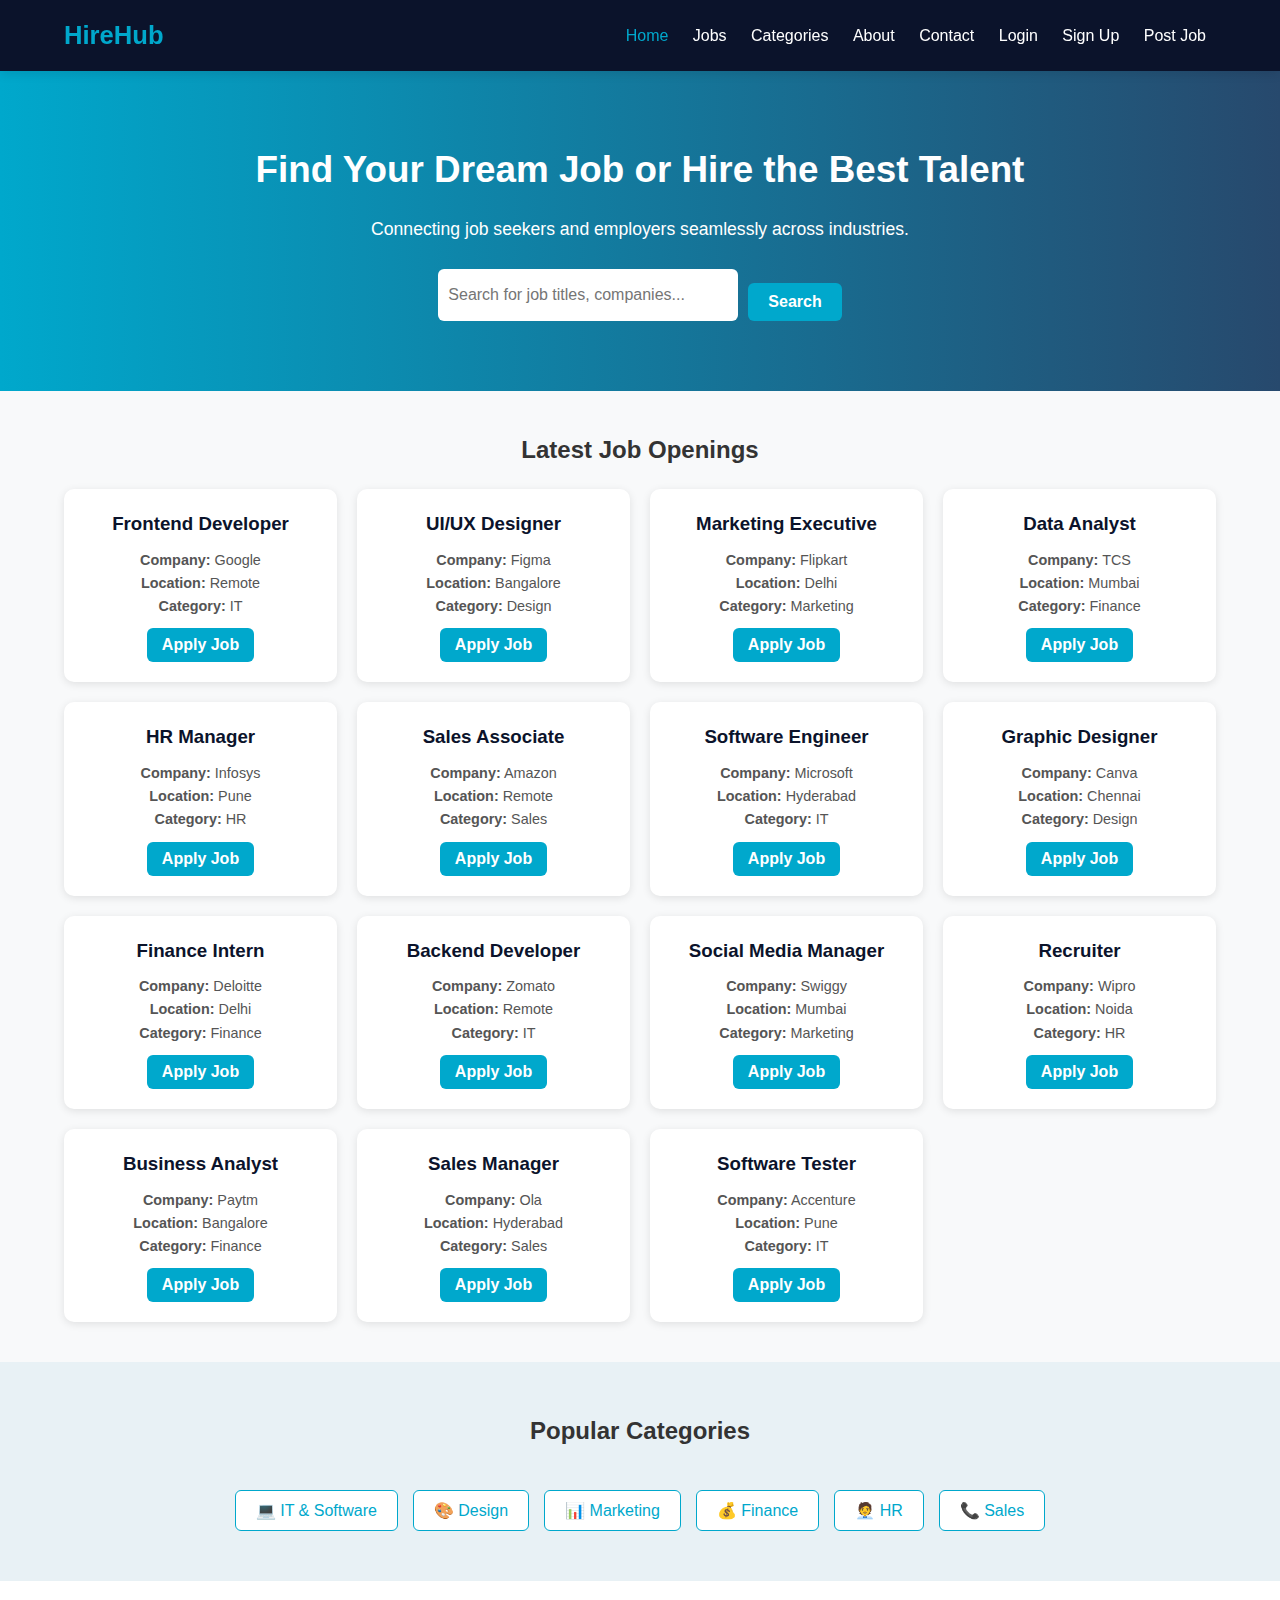
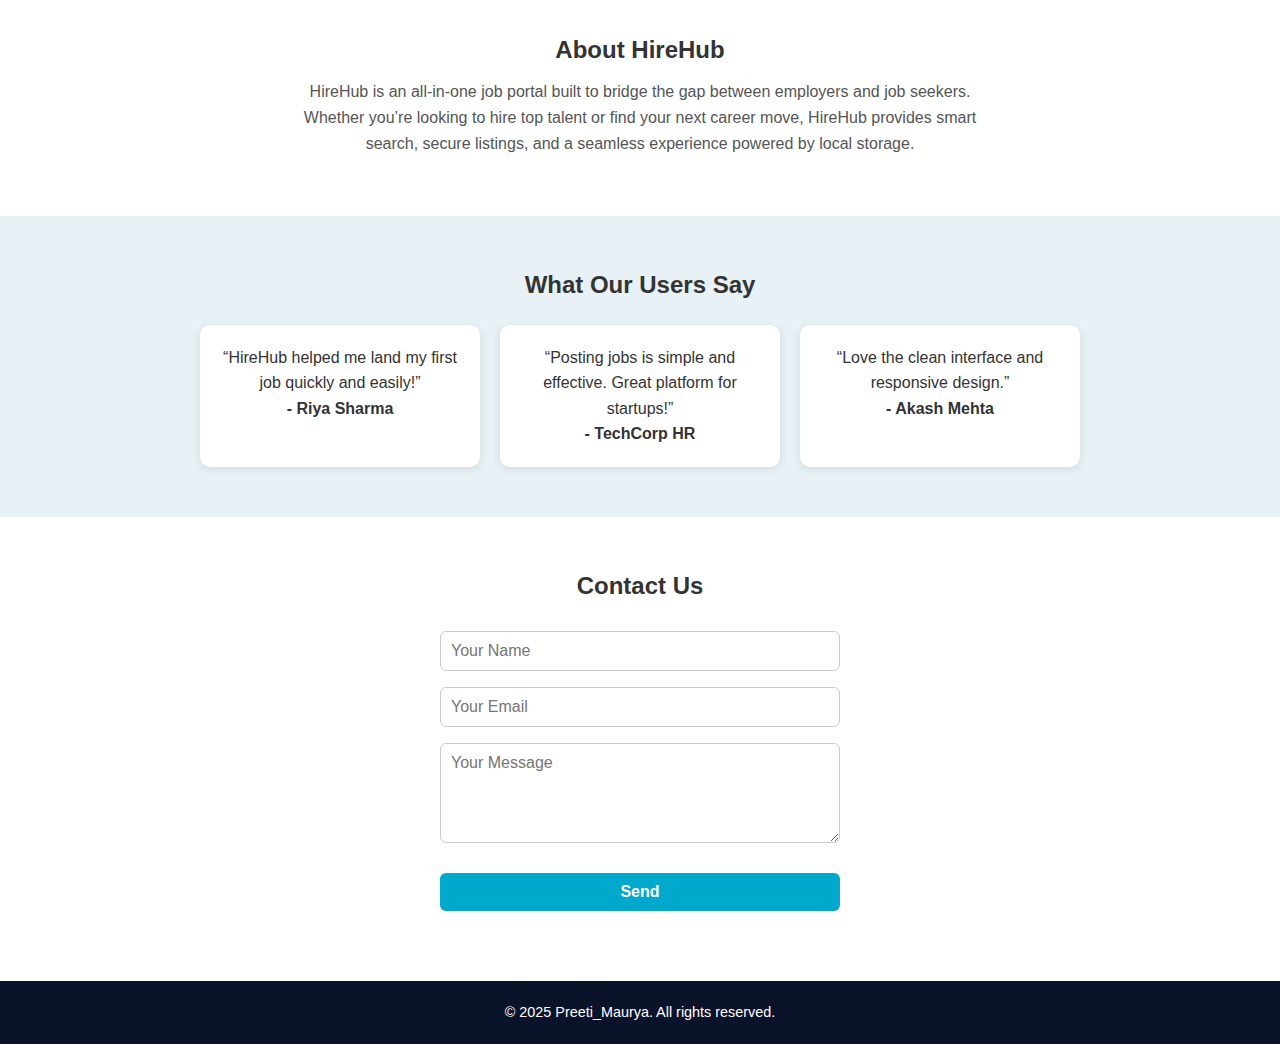
<file: index.html>
<!DOCTYPE html>
<html lang="en">
<head>
  <meta charset="UTF-8">
  <meta name="viewport" content="width=device-width, initial-scale=1.0">
  <title>HireHub - Find Jobs & Hire Talent</title>
  <link rel="icon" type="image/png" href="https://cdn-icons-png.flaticon.com/512/3135/3135715.png">
  <link rel="stylesheet" href="style.css">
</head>
<body>
  <!-- Navigation -->
  <header class="navbar">
    <div class="logo">HireHub</div>
    <nav class="nav-links">
      <a href="index.html" class="active">Home</a>
      <a href="#jobs">Jobs</a>
      <a href="#categories">Categories</a>
      <a href="#about">About</a>
      <a href="#contact">Contact</a>
      <a href="login.html" id="loginBtn">Login</a>
      <a href="signup.html" id="signupBtn" class="signup-link">Sign Up</a>
       <a href="post-job.html" id="post-job" class="post-job">Post Job</a>
      <button id="logoutBtn" class="logout-btn" style="display:none;">Logout</button>
    </nav>
  </header>

  <!-- Hero Section -->
  <section class="hero">
    <h1>Find Your Dream Job or Hire the Best Talent</h1>
    <p>Connecting job seekers and employers seamlessly across industries.</p>
    <div class="search-bar">
      <input type="text" id="searchInput" placeholder="Search for job titles, companies..." />
      <button onclick="searchJobs()">Search</button>
    </div>
  </section>

  <!-- Jobs Section -->
  <section id="jobs" class="job-section">
    <h2>Latest Job Openings</h2>
    <div id="jobList" class="job-list"></div>
  </section>

  <!-- Categories -->
  <section id="categories" class="categories">
    <h2>Popular Categories</h2>
    <div class="category-grid">
      <button onclick="filterCategory('IT')">💻 IT & Software</button>
      <button onclick="filterCategory('Design')">🎨 Design</button>
      <button onclick="filterCategory('Marketing')">📊 Marketing</button>
      <button onclick="filterCategory('Finance')">💰 Finance</button>
      <button onclick="filterCategory('HR')">🧑‍💼 HR</button>
      <button onclick="filterCategory('Sales')">📞 Sales</button>
    </div>
  </section>

  <!-- About -->
  <section id="about" class="about">
    <h2>About HireHub</h2>
    <p>
      HireHub is an all-in-one job portal built to bridge the gap between employers and job seekers. 
      Whether you’re looking to hire top talent or find your next career move, HireHub provides smart 
      search, secure listings, and a seamless experience powered by local storage.
    </p>
  </section>

  <!-- Testimonials -->
  <section id="testimonials" class="testimonials">
    <h2>What Our Users Say</h2>
    <div class="testimonial-cards">
      <div class="card"><p>“HireHub helped me land my first job quickly and easily!”</p><h4>- Riya Sharma</h4></div>
      <div class="card"><p>“Posting jobs is simple and effective. Great platform for startups!”</p><h4>- TechCorp HR</h4></div>
      <div class="card"><p>“Love the clean interface and responsive design.”</p><h4>- Akash Mehta</h4></div>
    </div>
  </section>

  <!-- Contact -->
  <section id="contact" class="contact">
    <h2>Contact Us</h2>
    <form id="contactForm">
      <input type="text" placeholder="Your Name" required>
      <input type="email" placeholder="Your Email" required>
      <textarea placeholder="Your Message" rows="4"></textarea>
      <button type="submit">Send</button>
    </form>
  </section>

  <!-- Footer -->
  <footer>
    <div class="footer-content">
      <p>© 2025 Preeti_Maurya. All rights reserved.</p>
      <!-- <div class="socials">
        <a href="#">🌐</a>
        <a href="#">🐦</a>
        <a href="#">📘</a>
      </div> -->
    </div>
  </footer>

  <script src="script.js"></script>
</body>
</html>
</file>
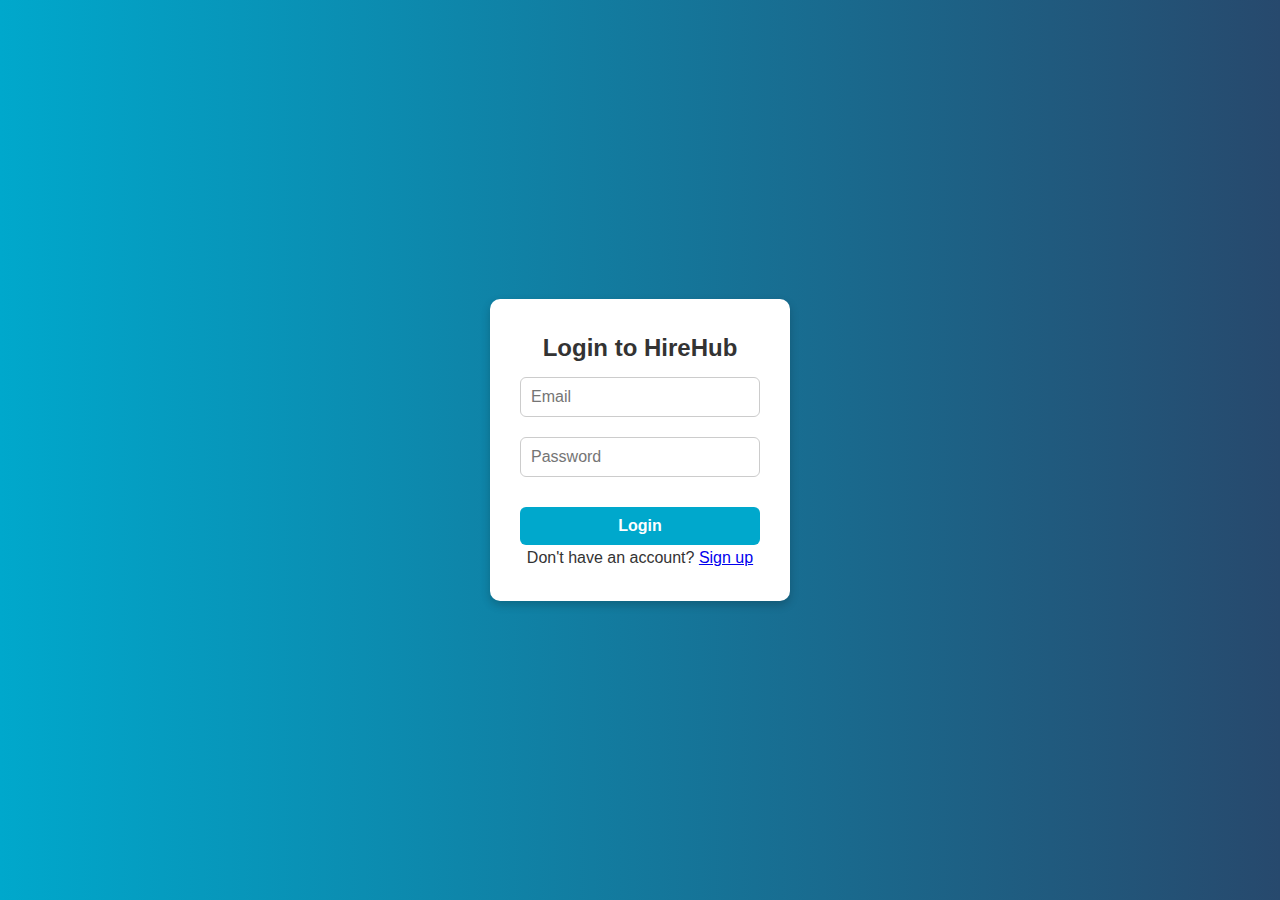
<file: login.html>
<!DOCTYPE html>
<html lang="en">
<head>
  <meta charset="UTF-8">
  <meta name="viewport" content="width=device-width, initial-scale=1.0">
  <title>Login - HireHub</title>
  <link rel="icon" type="image/png" href="https://cdn-icons-png.flaticon.com/512/3135/3135715.png">
  <link rel="stylesheet" href="style.css">
</head>
<body class="auth-body">
  <div class="auth-container">
    <h2>Login to HireHub</h2>
    <input type="email" id="loginEmail" placeholder="Email" required>
    <input type="password" id="loginPassword" placeholder="Password" required>
    <button onclick="loginUser()">Login</button>
    <p>Don't have an account? <a href="signup.html">Sign up</a></p>
  </div>
  <script src="script.js"></script>
</body>
</html>
</file>
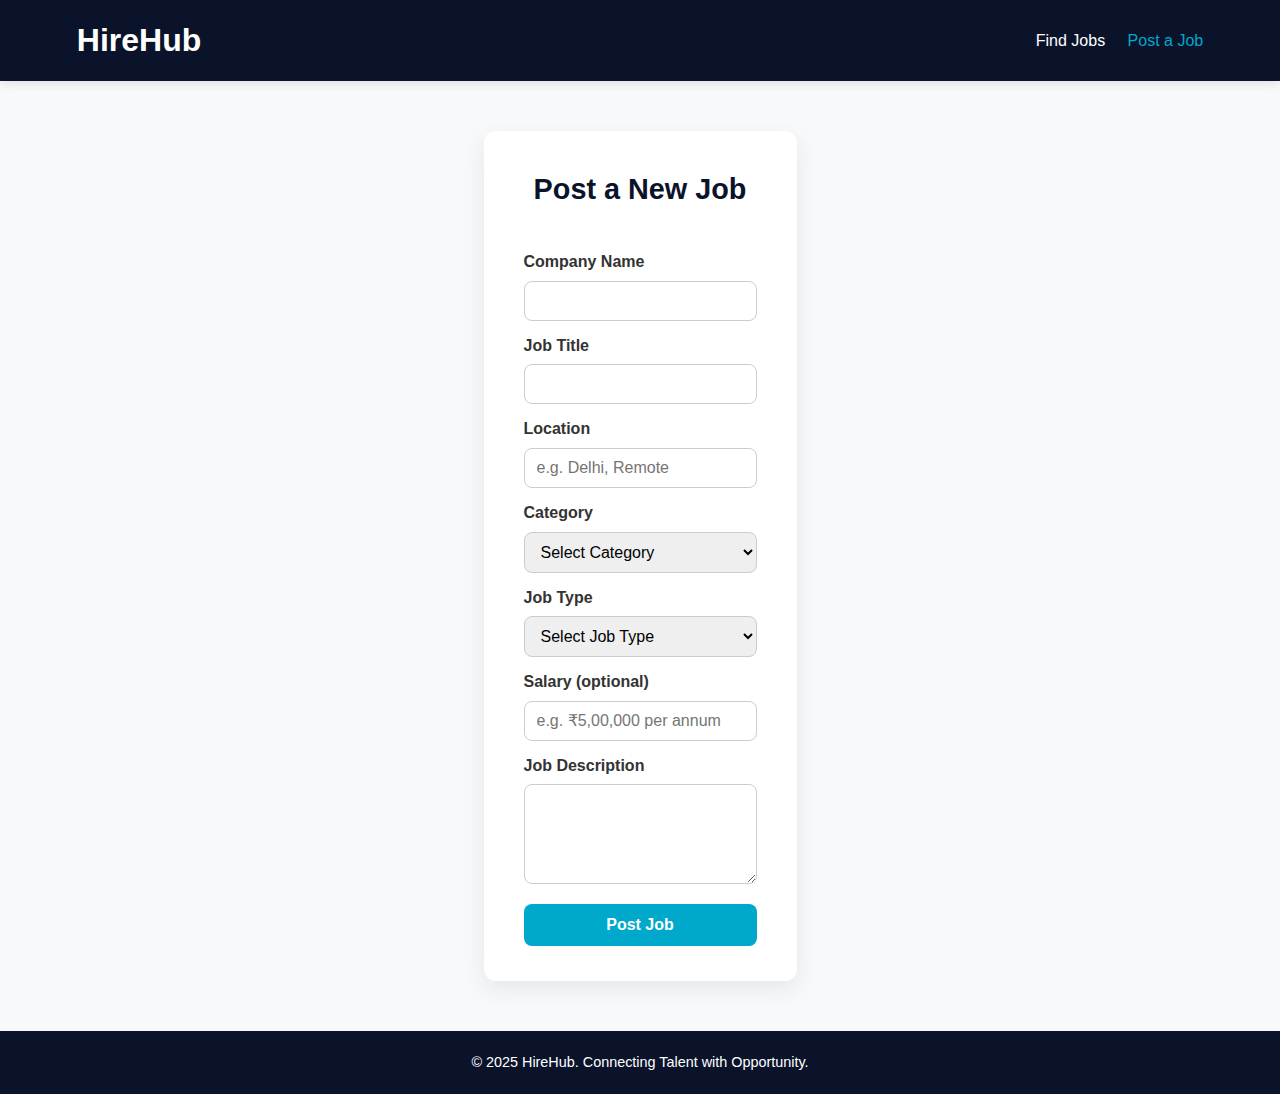
<file: post-job.html>
<!DOCTYPE html>
<html lang="en">
<head>
  <meta charset="UTF-8" />
  <meta name="viewport" content="width=device-width, initial-scale=1.0" />
  <title>HireHub - Post a Job</title>
  <link rel="stylesheet" href="style.css" />
</head>
<body>
  <header>
    <h1>HireHub</h1>
    <nav>
      <a href="index.html">Find Jobs</a>
      <a href="post-job.html" class="active">Post a Job</a>
    </nav>
  </header>

  <main class="form-container">
    <h2>Post a New Job</h2>
    <form id="jobForm">
      <label>Company Name</label>
      <input type="text" id="company" required />

      <label>Job Title</label>
      <input type="text" id="title" required />

      <label>Location</label>
      <input type="text" id="location" placeholder="e.g. Delhi, Remote" required />

      <label>Category</label>
      <select id="category" required>
        <option value="">Select Category</option>
        <option value="IT">IT & Software</option>
        <option value="Marketing">Marketing</option>
        <option value="Design">Design</option>
        <option value="Finance">Finance</option>
      </select>

      <label>Job Type</label>
      <select id="type" required>
        <option value="">Select Job Type</option>
        <option value="Full-Time">Full-Time</option>
        <option value="Part-Time">Part-Time</option>
        <option value="Internship">Internship</option>
        <option value="Contract">Contract</option>
      </select>

      <label>Salary (optional)</label>
      <input type="text" id="salary" placeholder="e.g. ₹5,00,000 per annum" />

      <label>Job Description</label>
      <textarea id="description" rows="4" required></textarea>

      <button type="submit">Post Job</button>
    </form>
  </main>

  <footer>
    <p>© 2025 HireHub. Connecting Talent with Opportunity.</p>
  </footer>

  <script src="script.js"></script>
</body>
</html>
</file>
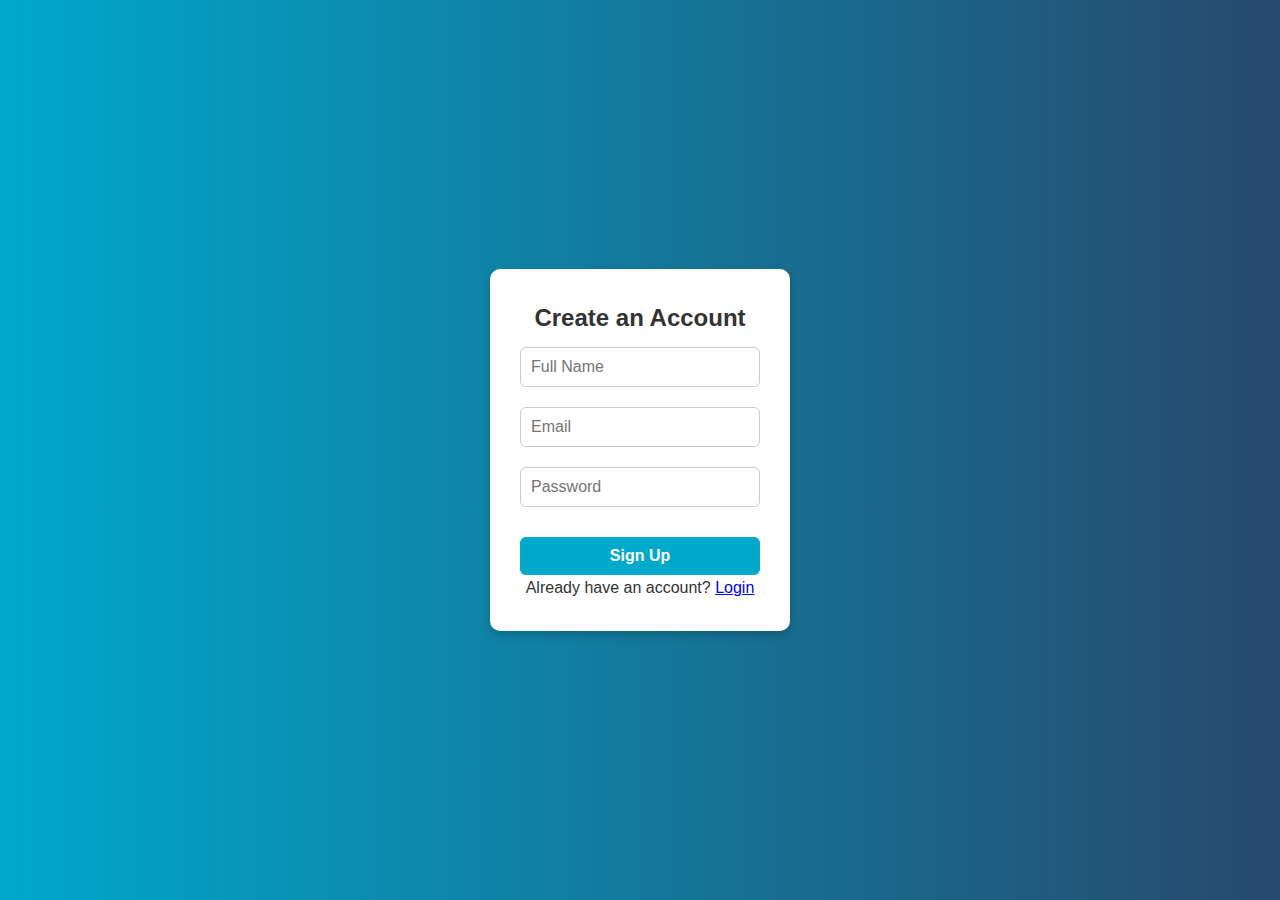
<file: signup.html>
<!DOCTYPE html>
<html lang="en">
<head>
  <meta charset="UTF-8">
  <meta name="viewport" content="width=device-width, initial-scale=1.0">
  <title>Sign Up - HireHub</title>
  <link rel="icon" type="image/png" href="https://cdn-icons-png.flaticon.com/512/3135/3135715.png">
  <link rel="stylesheet" href="style.css">
</head>
<body class="auth-body">
  <div class="auth-container">
    <h2>Create an Account</h2>
    <input type="text" id="signupName" placeholder="Full Name" required>
    <input type="email" id="signupEmail" placeholder="Email" required>
    <input type="password" id="signupPassword" placeholder="Password" required>
    <button onclick="signupUser()">Sign Up</button>
    <p>Already have an account? <a href="login.html">Login</a></p>
  </div>
  <script src="script.js"></script>
</body>
</html>
</file>
<file: style.css>
/*  */

/* ---------- GLOBAL RESET ---------- */
* {
  margin: 0;
  padding: 0;
  box-sizing: border-box;
  font-family: "Poppins", sans-serif;
}

/* ---------- BODY ---------- */
body {
  background: #f4faff;
  color: #222;
  line-height: 1.6;
  display: flex;
  flex-direction: column;
  min-height: 100vh;
}

/* ---------- HEADER ---------- */
header {
  background: #0b132b;
  color: #fff;
  display: flex;
  justify-content: space-between;
  align-items: center;
  padding: 15px 6%;
  box-shadow: 0 3px 10px rgba(0, 0, 0, 0.1);
  flex-wrap: wrap;
}

header .logo h1 {
  font-size: 1.7rem;
  font-weight: 700;
  color: #00a8cc;
}

nav a {
  color: #fff;
  text-decoration: none;
  margin-left: 18px;
  font-weight: 500;
  transition: 0.3s;
}

nav a:hover,
nav a.active {
  color: #00a8cc;
}

/* ---------- FORM CONTAINER ---------- */
.form-container {
  background: #fff;
  max-width: 600px;
  margin: 50px auto;
  padding: 35px 40px;
  border-radius: 12px;
  box-shadow: 0 8px 25px rgba(0, 0, 0, 0.08);
}

.form-container h2 {
  text-align: center;
  color: #0b132b;
  margin-bottom: 25px;
  font-size: 1.8rem;
}

/* ---------- FORM ELEMENTS ---------- */
form {
  display: flex;
  flex-direction: column;
}

label {
  margin-top: 12px;
  font-weight: 600;
  color: #333;
}

input,
select,
textarea {
  padding: 10px 12px;
  margin-top: 6px;
  border-radius: 8px;
  border: 1px solid #ccc;
  font-size: 1rem;
  transition: all 0.2s ease-in-out;
}

input:focus,
select:focus,
textarea:focus {
  border-color: #00a8cc;
  box-shadow: 0 0 6px rgba(0, 168, 204, 0.3);
  outline: none;
}

textarea {
  resize: vertical;
  min-height: 100px;
}

/* ---------- BUTTON ---------- */
button {
  margin-top: 20px;
  padding: 12px;
  border: none;
  border-radius: 8px;
  background: #00a8cc;
  color: white;
  font-size: 1rem;
  font-weight: 600;
  cursor: pointer;
  transition: all 0.3s ease;
}

button:hover {
  background: #008baa;
  transform: translateY(-2px);
}

/* ---------- MESSAGE BOX ---------- */
#message {
  margin-top: 12px;
  font-weight: 600;
  text-align: center;
  display: none;
}

#message.success {
  color: #00a884;
}

#message.error {
  color: #e74c3c;
}

/* ---------- FOOTER ---------- */
footer {
  margin-top: auto;
  background: #0b132b;
  color: #ccc;
  text-align: center;
  padding: 15px;
  font-size: 0.9rem;
}

/* ---------- RESPONSIVE ---------- */
@media (max-width: 600px) {
  header {
    flex-direction: column;
    text-align: center;
    gap: 10px;
  }

  nav a {
    display: inline-block;
    margin: 8px 10px;
  }

  .form-container {
    margin: 30px 15px;
    padding: 25px;
  }

  button {
    font-size: 0.95rem;
  }
}


/*  */

/* ---------- GLOBAL ---------- */
* {
  margin: 0;
  padding: 0;
  box-sizing: border-box;
  font-family: "Poppins", sans-serif;
}

body {
  background: #f8f9fa;
  color: #333;
  line-height: 1.6;
}

/* ---------- NAVBAR ---------- */
.navbar {
  display: flex;
  justify-content: space-between;
  align-items: center;
  padding: 15px 5%;
  background: #0b132b;
  color: #fff;
  position: sticky;
  top: 0;
  z-index: 1000;
}

.logo {
  font-size: 1.6em;
  font-weight: 700;
  color: #00a8cc;
}

.nav-links a,
.logout-btn {
  margin: 0 10px;
  color: white;
  text-decoration: none;
  font-weight: 500;
  transition: 0.3s;
}

.nav-links a:hover,
.logout-btn:hover {
  color: #00a8cc;
}

.logout-btn {
  border: 1px solid #00a8cc;
  background: transparent;
  padding: 6px 12px;
  border-radius: 6px;
  cursor: pointer;
}

/* ---------- HERO ---------- */
.hero {
  text-align: center;
  background: linear-gradient(to right, #00a8cc, #27496d);
  color: white;
  padding: 70px 20px;
}

.hero h1 {
  font-size: 2.3em;
  margin-bottom: 15px;
}

.hero p {
  margin-bottom: 20px;
  font-size: 1.1em;
}

.search-bar {
  display: flex;
  justify-content: center;
  flex-wrap: wrap;
  gap: 10px;
}

.search-bar input {
  width: 300px;
  padding: 10px;
  border: none;
  border-radius: 6px;
}

.search-bar button {
  background: #00a8cc;
  color: white;
  border: none;
  padding: 10px 20px;
  border-radius: 6px;
  cursor: pointer;
  transition: 0.3s;
}

.search-bar button:hover {
  background: #007ea7;
}

/* ---------- JOB SECTION ---------- */
.job-section {
  padding: 40px 5%;
  text-align: center;
}

.job-list {
  display: grid;
  grid-template-columns: repeat(auto-fit, minmax(250px, 1fr));
  gap: 20px;
  margin-top: 20px;
}

.job-card {
  background: white;
  padding: 20px;
  border-radius: 10px;
  box-shadow: 0 2px 8px rgba(0, 0, 0, 0.1);
  transition: transform 0.3s;
}

.job-card:hover {
  transform: translateY(-5px);
}

.job-card h3 {
  color: #0b132b;
  margin-bottom: 10px;
}

.job-card p {
  color: #555;
  font-size: 0.9em;
}

.apply-btn {
  margin-top: 10px;
  display: inline-block;
  background: #00a8cc;
  color: white;
  border: none;
  padding: 8px 15px;
  border-radius: 6px;
  cursor: pointer;
  transition: 0.3s;
}

.apply-btn:hover {
  background: #007ea7;
}

/* ---------- CATEGORIES ---------- */
.categories {
  background: #e8f1f5;
  padding: 50px 5%;
  text-align: center;
}

.category-grid {
  margin-top: 20px;
  display: flex;
  justify-content: center;
  flex-wrap: wrap;
  gap: 15px;
}

.category-grid button {
  background: white;
  border: 1px solid #00a8cc;
  color: #00a8cc;
  border-radius: 6px;
  padding: 10px 20px;
  cursor: pointer;
  font-weight: 500;
  transition: 0.3s;
}

.category-grid button:hover {
  background: #00a8cc;
  color: white;
}

/* ---------- ABOUT ---------- */
.about {
  padding: 50px 5%;
  text-align: center;
  background: white;
}

.about p {
  max-width: 700px;
  margin: 10px auto;
  color: #555;
}

/* ---------- TESTIMONIALS ---------- */
.testimonials {
  background: #e8f1f5;
  padding: 50px 5%;
  text-align: center;
}

.testimonial-cards {
  display: flex;
  justify-content: center;
  flex-wrap: wrap;
  gap: 20px;
  margin-top: 20px;
}

.testimonial-cards .card {
  background: white;
  padding: 20px;
  width: 280px;
  border-radius: 10px;
  box-shadow: 0 2px 8px rgba(0, 0, 0, 0.1);
}

/* ---------- CONTACT ---------- */
.contact {
  background: white;
  padding: 50px 5%;
  text-align: center;
}

.contact form {
  display: flex;
  flex-direction: column;
  max-width: 400px;
  margin: 20px auto;
  gap: 10px;
}

.contact input,
.contact textarea {
  padding: 10px;
  border: 1px solid #ccc;
  border-radius: 6px;
}

.contact button {
  background: #00a8cc;
  color: white;
  border: none;
  padding: 10px;
  border-radius: 6px;
  cursor: pointer;
}

/* ---------- FOOTER ---------- */
footer {
  background: #0b132b;
  color: white;
  text-align: center;
  padding: 20px 10px;
}

.socials a {
  color: white;
  margin: 0 5px;
  text-decoration: none;
  font-size: 1.2em;
}

/* ---------- AUTH PAGES ---------- */
.auth-body {
  display: flex;
  justify-content: center;
  align-items: center;
  height: 100vh;
  background: linear-gradient(to right, #00a8cc, #27496d);
}

.auth-container {
  background: white;
  padding: 30px;
  border-radius: 10px;
  box-shadow: 0 4px 10px rgba(0, 0, 0, 0.2);
  text-align: center;
  width: 300px;
}

.auth-container input {
  width: 100%;
  margin: 10px 0;
  padding: 10px;
  border: 1px solid #ccc;
  border-radius: 6px;
}

.auth-container button {
  background: #00a8cc;
  color: white;
  border: none;
  width: 100%;
  padding: 10px;
  border-radius: 6px;
  cursor: pointer;
  font-weight: 600;
}

.auth-container button:hover {
  background: #007ea7;
}

/* ---------- RESPONSIVE ---------- */
@media (max-width: 768px) {
  .nav-links {
    display: flex;
    flex-wrap: wrap;
    justify-content: center;
  }

  .hero h1 {
    font-size: 1.8em;
  }

  .job-list {
    grid-template-columns: 1fr;
  }

  .testimonial-cards {
    flex-direction: column;
    align-items: center;
  }
}
</file>
